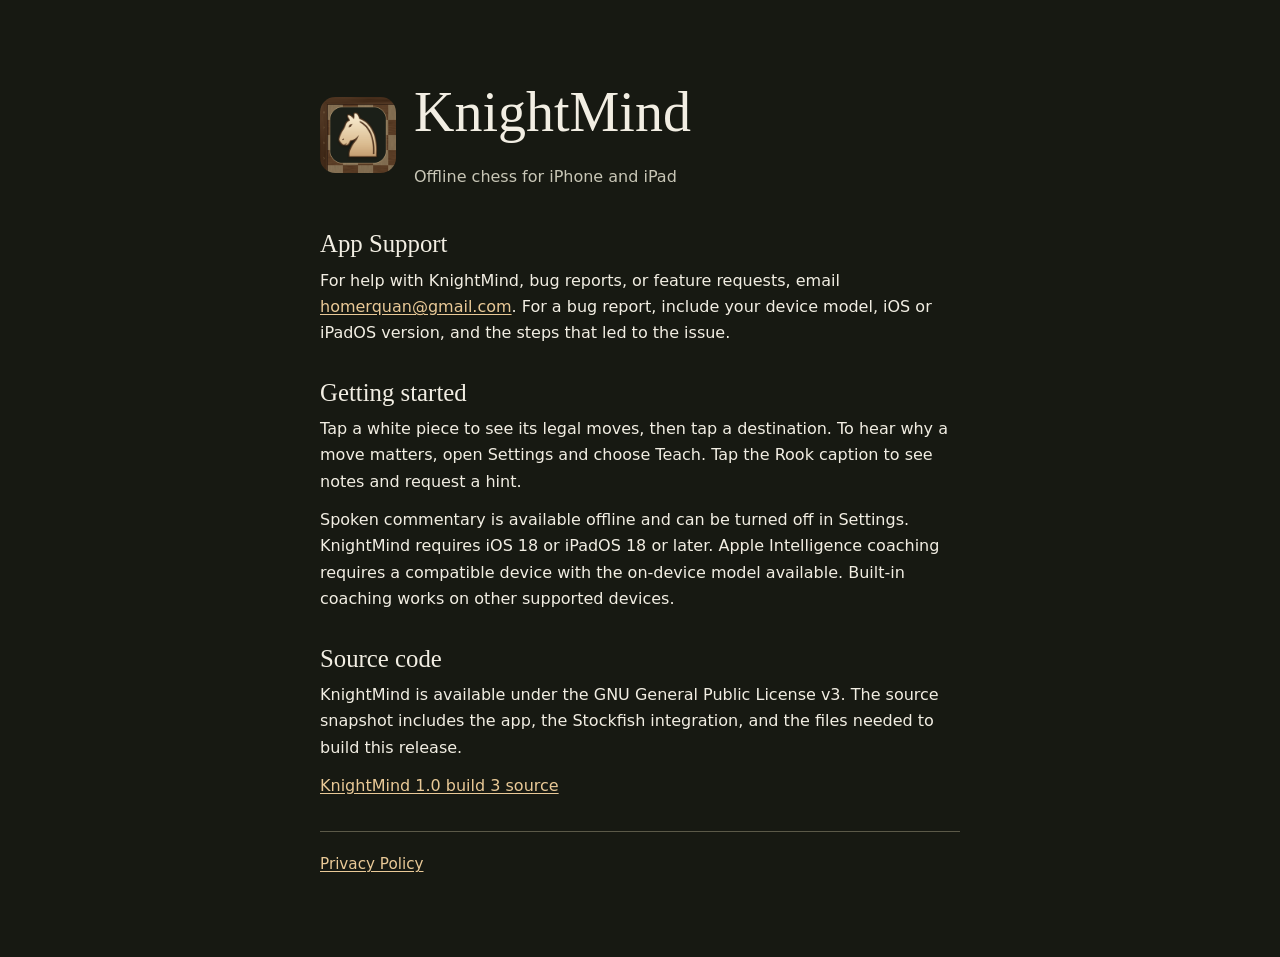
<file: knightmind/index.html>
<!doctype html>
<html lang="en">
<head>
  <meta charset="utf-8">
  <meta name="viewport" content="width=device-width, initial-scale=1">
  <meta name="description" content="Get support for KnightMind, an offline chess game for iPhone and iPad.">
  <title>KnightMind — App Support</title>
  <link rel="icon" href="icon.png" type="image/png">
  <link rel="stylesheet" href="styles.css">
</head>
<body>
  <main>
    <header class="app-header">
      <img class="app-icon" src="icon.png" alt="" width="76" height="76">
      <div>
        <h1>KnightMind</h1>
        <p>Offline chess for iPhone and iPad</p>
      </div>
    </header>

    <section id="support">
      <h2>App Support</h2>
      <p>For help with KnightMind, bug reports, or feature requests, email <a href="mailto:homerquan@gmail.com">homerquan@gmail.com</a>. For a bug report, include your device model, iOS or iPadOS version, and the steps that led to the issue.</p>
    </section>

    <section>
      <h2>Getting started</h2>
      <p>Tap a white piece to see its legal moves, then tap a destination. To hear why a move matters, open Settings and choose Teach. Tap the Rook caption to see notes and request a hint.</p>
      <p>Spoken commentary is available offline and can be turned off in Settings. KnightMind requires iOS 18 or iPadOS 18 or later. Apple Intelligence coaching requires a compatible device with the on-device model available. Built-in coaching works on other supported devices.</p>
    </section>

    <section>
      <h2>Source code</h2>
      <p>KnightMind is available under the GNU General Public License v3. The source snapshot includes the app, the Stockfish integration, and the files needed to build this release.</p>
      <p><a href="https://github.com/homerquan/knightmind-source/tree/v1.0-build.3">KnightMind 1.0 build 3 source</a></p>
    </section>

    <footer><a href="privacy/">Privacy Policy</a></footer>
  </main>
</body>
</html>
</file>
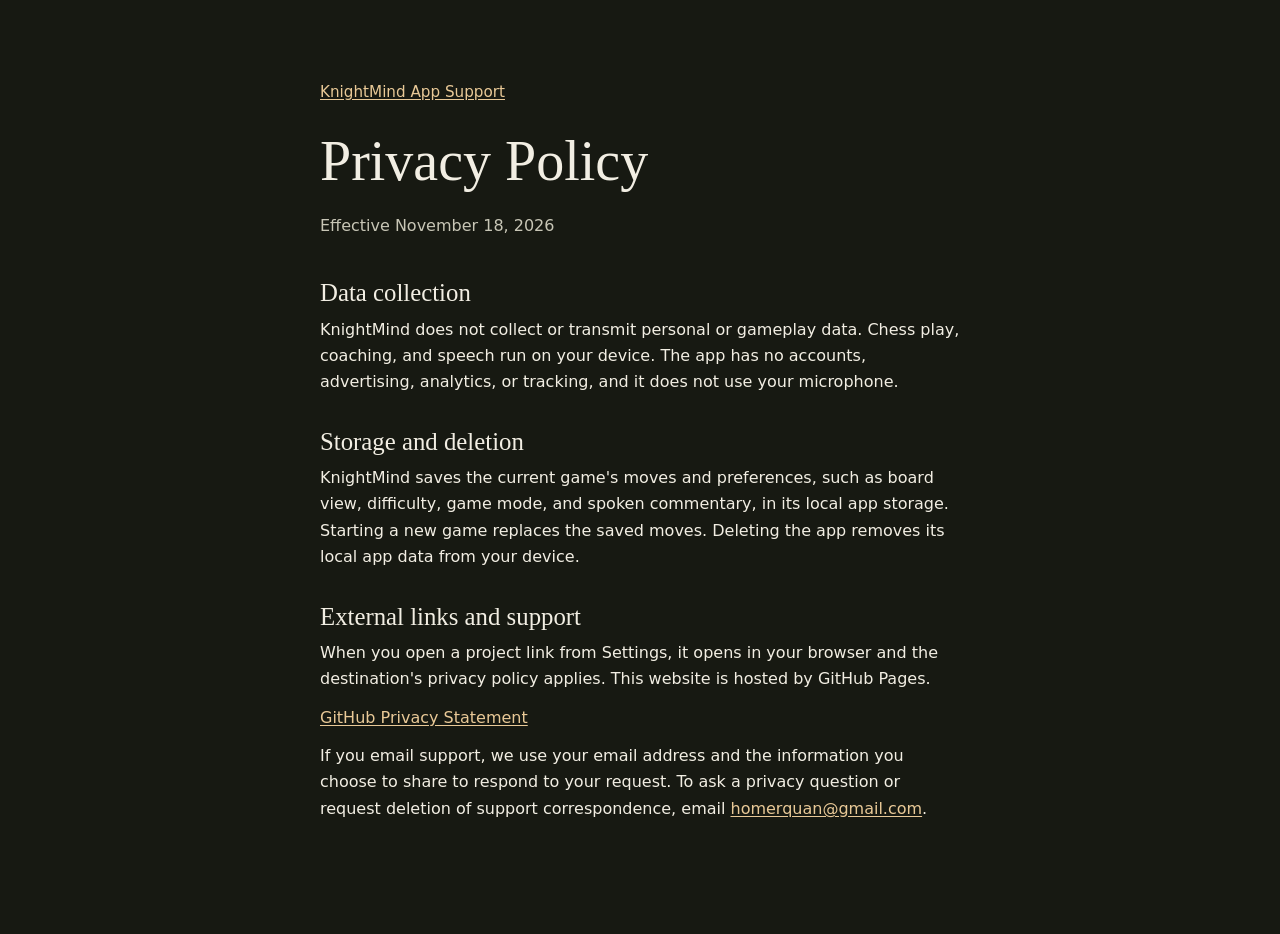
<file: knightmind/privacy/index.html>
<!doctype html>
<html lang="en">
<head>
  <meta charset="utf-8">
  <meta name="viewport" content="width=device-width, initial-scale=1">
  <meta name="description" content="How KnightMind handles the data on your iPhone or iPad.">
  <title>KnightMind — Privacy Policy</title>
  <link rel="icon" href="../icon.png" type="image/png">
  <link rel="stylesheet" href="../styles.css">
</head>
<body>
  <main>
    <nav aria-label="KnightMind"><a href="../">KnightMind App Support</a></nav>
    <header>
      <h1>Privacy Policy</h1>
      <p>Effective <time datetime="2026-11-18">November 18, 2026</time></p>
    </header>

    <section>
      <h2>Data collection</h2>
      <p>KnightMind does not collect or transmit personal or gameplay data. Chess play, coaching, and speech run on your device. The app has no accounts, advertising, analytics, or tracking, and it does not use your microphone.</p>
    </section>

    <section>
      <h2>Storage and deletion</h2>
      <p>KnightMind saves the current game's moves and preferences, such as board view, difficulty, game mode, and spoken commentary, in its local app storage. Starting a new game replaces the saved moves. Deleting the app removes its local app data from your device.</p>
    </section>

    <section>
      <h2>External links and support</h2>
      <p>When you open a project link from Settings, it opens in your browser and the destination's privacy policy applies. This website is hosted by GitHub Pages.</p>
      <p><a href="https://docs.github.com/en/site-policy/privacy-policies/github-general-privacy-statement">GitHub Privacy Statement</a></p>
      <p>If you email support, we use your email address and the information you choose to share to respond to your request. To ask a privacy question or request deletion of support correspondence, email <a href="mailto:homerquan@gmail.com">homerquan@gmail.com</a>.</p>
    </section>
  </main>
</body>
</html>
</file>
<file: knightmind/styles.css>
:root {
  color-scheme: dark;
  background: #171912;
  color: #f2eee3;
  font-family: system-ui, sans-serif;
  line-height: 1.65;
}

body {
  margin: 0;
}

main {
  box-sizing: border-box;
  width: min(100%, 46rem);
  margin-inline: auto;
  padding: clamp(2rem, 8vw, 5rem) clamp(1.25rem, 5vw, 3rem);
}

header {
  margin-block-end: 2.5rem;
}

.app-header {
  display: flex;
  align-items: center;
  gap: 1.125rem;
}

.app-icon {
  flex-shrink: 0;
  border-radius: 20%;
}

h1,
h2 {
  margin-block: 0 0.35em;
  font-family: Georgia, serif;
  font-weight: 400;
  line-height: 1.15;
}

h1 {
  font-size: clamp(2rem, 7vw, 3.5rem);
}

h2 {
  font-size: 1.55rem;
}

p {
  margin-block: 0 0.75rem;
}

header p {
  margin-block-end: 0;
  color: #c8c6b6;
}

section {
  margin-block: 2rem;
}

nav,
footer {
  font-size: 0.95rem;
}

nav {
  margin-block-end: 1.5rem;
}

footer {
  padding-block-start: 1.25rem;
  border-top: 1px solid #5b5948;
}

a {
  color: #e9c997;
  overflow-wrap: anywhere;
  text-underline-offset: 0.15em;
}
</file>
